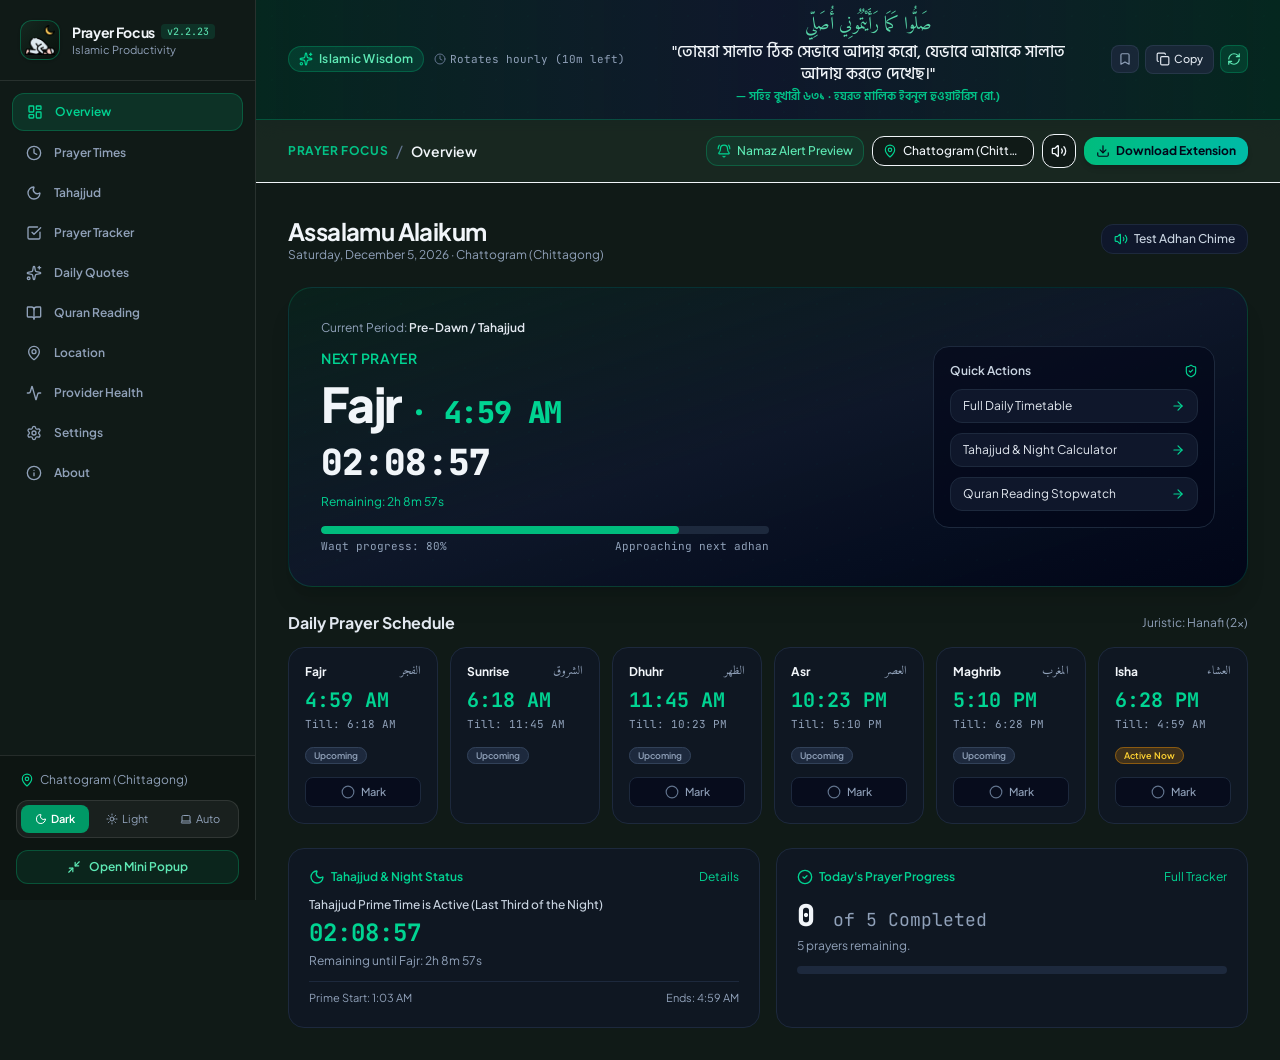
<file: index.html>
<!doctype html>
<html lang="bn" class="dark">
  <head>
    <meta charset="UTF-8" />
    <meta name="viewport" content="width=device-width, initial-scale=1.0" />
    <title>Prayer Focus v2.2.23 · Daily Islamic Wisdom & Prayer Dashboard</title>
    <meta name="description" content="Prayer Focus v2.2.23: High-reliability prayer timings with 5-provider fallback, manual time offsets, Tahajjud calculations, and hourly rotating Bengali Islamic wisdom." />
    <meta property="og:title" content="Prayer Focus v2.2.23 · Daily Islamic Wisdom & Prayer Dashboard" />
    <meta property="og:description" content="Prayer Focus v2.2.23: High-reliability prayer timings with 5-provider fallback, manual time offsets, Tahajjud calculations, and hourly rotating Bengali Islamic wisdom." />
    <meta property="og:type" content="website" />
    <meta name="twitter:card" content="summary_large_image" />
    <link rel="icon" type="image/png" href="./icons/app-logo.png" />
    <link rel="apple-touch-icon" href="./icons/app-logo.png" />
    <link rel="preconnect" href="https://fonts.googleapis.com">
    <link rel="preconnect" href="https://fonts.gstatic.com" crossorigin>
    <link href="https://fonts.googleapis.com/css2?family=Amiri:ital,wght@0,400;0,700;1,400&family=Hind+Siliguri:wght@400;500;600;700&family=JetBrains+Mono:wght@400;500;600&family=Plus+Jakarta+Sans:wght@400;500;600;700&display=swap" rel="stylesheet">
    <script type="module" crossorigin src="./assets/index-VfqT98Zw.js"></script>
    <link rel="stylesheet" crossorigin href="./assets/index-fZgnvuCe.css">
  </head>
  <body class="bg-slate-950 text-slate-100 antialiased selection:bg-emerald-600 selection:text-white">
    <div id="root"></div>
  </body>
</html>
</file>
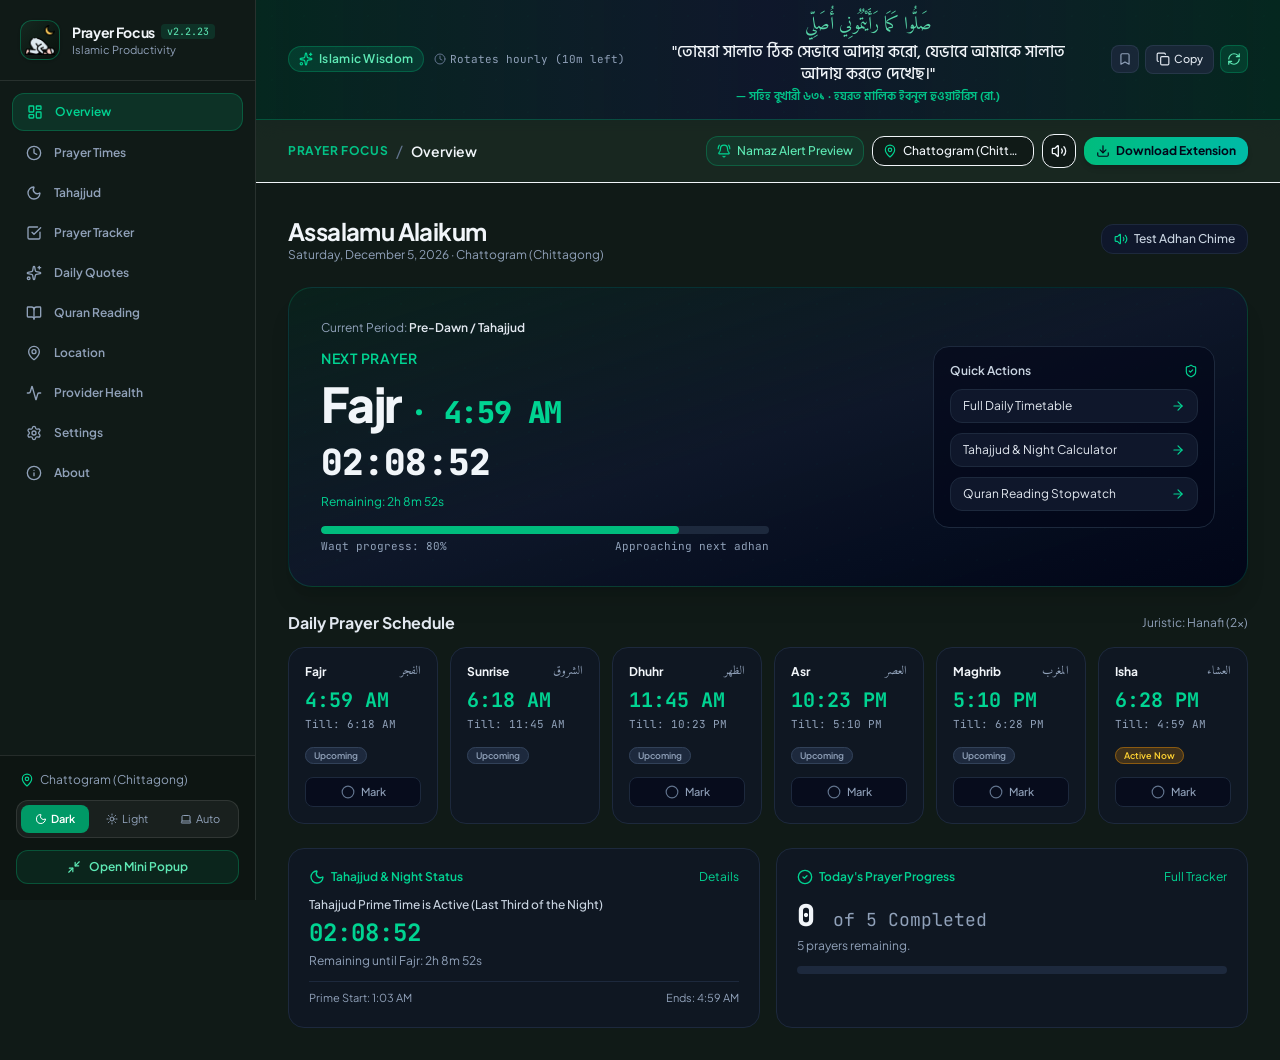
<file: extension/dashboard.html>
<!doctype html>
<html lang="bn" class="dark">
  <head>
    <meta charset="UTF-8" />
    <meta name="viewport" content="width=device-width, initial-scale=1.0" />
    <title>Prayer Focus v2.2.23 · Daily Islamic Wisdom & Prayer Dashboard</title>
    <meta name="description" content="Prayer Focus v2.2.23: High-reliability prayer timings with 5-provider fallback, manual time offsets, Tahajjud calculations, and hourly rotating Bengali Islamic wisdom." />
    <meta property="og:title" content="Prayer Focus v2.2.23 · Daily Islamic Wisdom & Prayer Dashboard" />
    <meta property="og:description" content="Prayer Focus v2.2.23: High-reliability prayer timings with 5-provider fallback, manual time offsets, Tahajjud calculations, and hourly rotating Bengali Islamic wisdom." />
    <meta property="og:type" content="website" />
    <meta name="twitter:card" content="summary_large_image" />
    <link rel="icon" type="image/png" href="./icons/app-logo.png" />
    <link rel="apple-touch-icon" href="./icons/app-logo.png" />
    <link rel="preconnect" href="https://fonts.googleapis.com">
    <link rel="preconnect" href="https://fonts.gstatic.com" crossorigin>
    <link href="https://fonts.googleapis.com/css2?family=Amiri:ital,wght@0,400;0,700;1,400&family=Hind+Siliguri:wght@400;500;600;700&family=JetBrains+Mono:wght@400;500;600&family=Plus+Jakarta+Sans:wght@400;500;600;700&display=swap" rel="stylesheet">
    <script type="module" crossorigin src="./assets/index-ja8slH-T.js"></script>
    <link rel="stylesheet" crossorigin href="./assets/index-fZgnvuCe.css">
  </head>
  <body class="bg-slate-950 text-slate-100 antialiased selection:bg-emerald-600 selection:text-white">
    <div id="root"></div>
  </body>
</html>
</file>
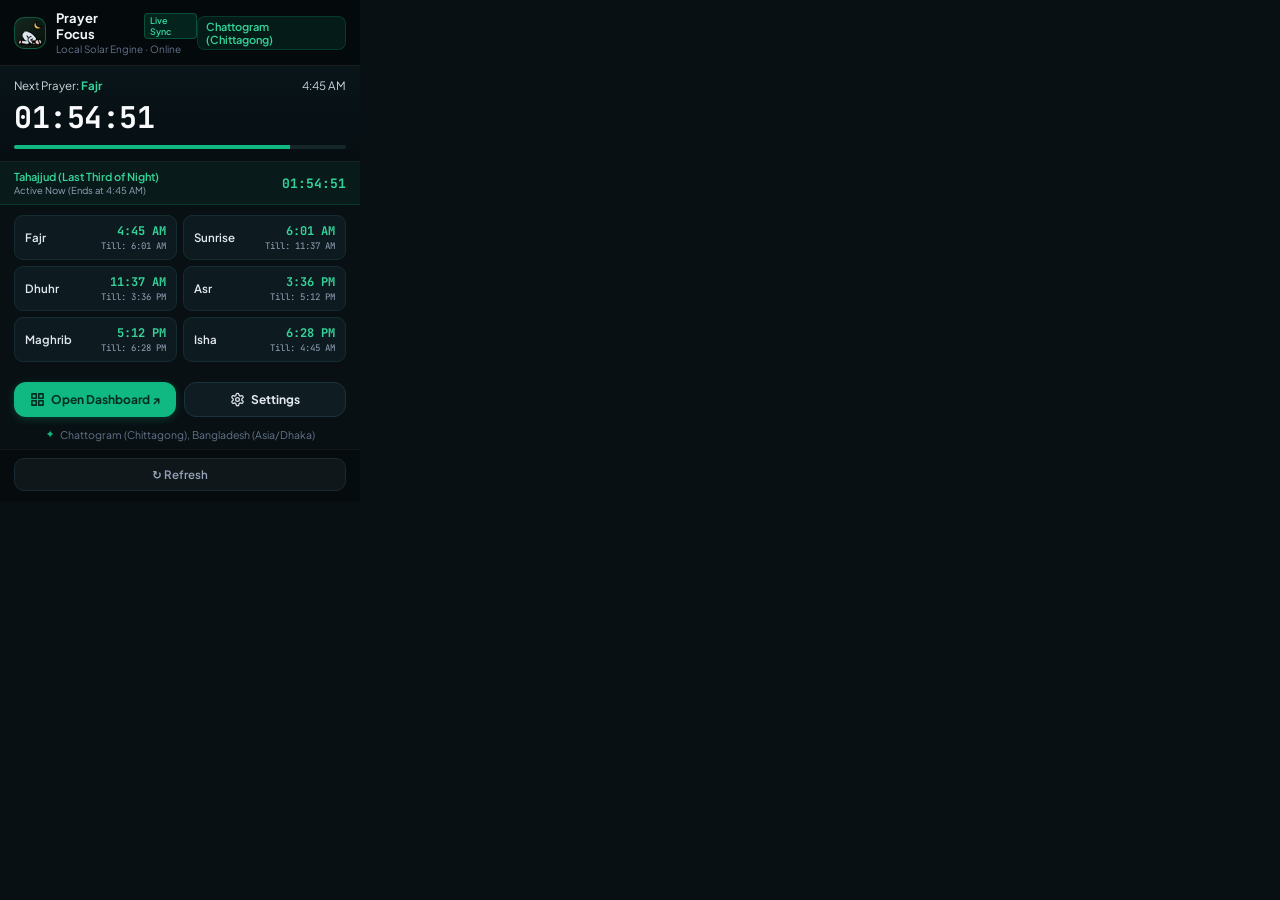
<file: extension/popup.html>
<!DOCTYPE html>
<html lang="en">
<head>
  <meta charset="UTF-8">
  <meta name="viewport" content="width=device-width, initial-scale=1.0">
  <title>Prayer Focus</title>
  <link rel="stylesheet" href="popup.css">
  <link href="https://fonts.googleapis.com/css2?family=Amiri&family=Hind+Siliguri:wght@400;500;600&family=JetBrains+Mono:wght@400;500;600&family=Plus+Jakarta+Sans:wght@400;500;600;700&display=swap" rel="stylesheet">
</head>
<body>
  <!-- Clean Compact Header Bar -->
  <header class="popup-header">
    <div class="popup-brand">
      <div class="logo-icon-wrap">
        <img src="icons/app-logo.png" alt="Prayer Focus" style="width: 24px; height: 24px; object-fit: contain;" />
      </div>
      <div>
        <div class="brand-title-wrap">
          <span class="brand-title">Prayer Focus</span>
          <span class="live-badge">Live Sync</span>
        </div>
        <div class="provider-info" id="providerLabel">AlAdhan · Online</div>
      </div>
    </div>
    <div class="location-badge" id="locationLabel">Chattogram</div>
  </header>

  <!-- Hero Next Prayer Countdown -->
  <section class="hero-waqt">
    <div class="waqt-meta">
      <span>Next Prayer: <strong id="nextPrayerName">Asr</strong></span>
      <span id="nextPrayerTime">--:--</span>
    </div>
    <div class="countdown-large font-mono" id="countdownVal">00:00:00</div>
    <div class="progress-bar-bg">
      <div class="progress-bar-fill" id="progressBar"></div>
    </div>
  </section>

  <!-- Tahajjud Status -->
  <section class="tahajjud-box">
    <div>
      <div class="tahajjud-title">Tahajjud (Last Third of Night)</div>
      <div class="tahajjud-sub" id="tahajjudStatus">Tonight's window starts at --:--</div>
    </div>
    <div class="tahajjud-timer font-mono" id="tahajjudCountdown">--:--:--</div>
  </section>

  <!-- 6 Prayer Times Cards with Start & Limit -->
  <section class="prayers-list" id="prayersList">
    <!-- Populated dynamically: 5:45 AM with Limit: 7:01 AM etc. -->
  </section>

  <!-- Action Section Matching User Image: [Open Dashboard ↗] and [⚙ Settings] -->
  <div class="dashboard-actions">
    <button class="btn btn-dashboard" id="openDashboardBtn">
      <svg width="15" height="15" viewBox="0 0 24 24" fill="none" stroke="currentColor" stroke-width="2.5" stroke-linecap="round" stroke-linejoin="round">
        <rect x="3" y="3" width="7" height="7"></rect>
        <rect x="14" y="3" width="7" height="7"></rect>
        <rect x="14" y="14" width="7" height="7"></rect>
        <rect x="3" y="14" width="7" height="7"></rect>
      </svg>
      <span>Open Dashboard ↗</span>
    </button>
    <button class="btn btn-settings" id="openSettingsBtn">
      <svg width="15" height="15" viewBox="0 0 24 24" fill="none" stroke="currentColor" stroke-width="2" stroke-linecap="round" stroke-linejoin="round">
        <path d="M12.22 2h-.44a2 2 0 0 0-2 2v.18a2 2 0 0 1-1 1.73l-.43.25a2 2 0 0 1-2 0l-.15-.08a2 2 0 0 0-2.73.73l-.22.38a2 2 0 0 0 .73 2.73l.15.1a2 2 0 0 1 1 1.72v.51a2 2 0 0 1-1 1.74l-.15.09a2 2 0 0 0-.73 2.73l.22.38a2 2 0 0 0 2.73.73l.15-.08a2 2 0 0 1 2 0l.43.25a2 2 0 0 1 1 1.73V20a2 2 0 0 0 2 2h.44a2 2 0 0 0 2-2v-.18a2 2 0 0 1 1-1.73l.43-.25a2 2 0 0 1 2 0l.15.08a2 2 0 0 0 2.73-.73l.22-.39a2 2 0 0 0-.73-2.73l-.15-.08a2 2 0 0 1-1-1.74v-.5a2 2 0 0 1 1-1.74l.15-.09a2 2 0 0 0 .73-2.73l-.22-.38a2 2 0 0 0-2.73-.73l-.15.08a2 2 0 0 1-2 0l-.43-.25a2 2 0 0 1-1-1.73V4a2 2 0 0 0-2-2z"></path>
        <circle cx="12" cy="12" r="3"></circle>
      </svg>
      <span>Settings</span>
    </button>
  </div>

  <!-- Location line matching user image: ✦ Chattogram, Bangladesh (Asia/Dhaka) -->
  <div class="location-line">
    <span class="sparkle-icon">✦</span>
    <span id="locationFooterText">Chattogram, Bangladesh (Asia/Dhaka)</span>
  </div>

  <!-- Secondary Tab Quick Actions -->
  <footer class="footer">
    <button class="btn btn-subtle btn-refresh-full" id="refreshBtn">↻ Refresh</button>
  </footer>

  <script src="popup.js"></script>
</body>
</html>
</file>
<file: extension/popup.css>
* { box-sizing: border-box; margin: 0; padding: 0; }
body {
  width: 360px;
  background: #081014;
  color: #f1f5f9;
  font-family: 'Plus Jakarta Sans', system-ui, -apple-system, sans-serif;
  overflow-x: hidden;
}
.font-bengali { font-family: 'Hind Siliguri', sans-serif; }
.font-arabic { font-family: 'Amiri', serif; }
.font-mono { font-family: 'JetBrains Mono', monospace; font-variant-numeric: tabular-nums; }

.popup-header {
  padding: 10px 14px;
  background: #04090c;
  border-bottom: 1px solid rgba(255, 255, 255, 0.08);
  display: flex;
  align-items: center;
  justify-content: space-between;
}
.popup-brand {
  display: flex;
  align-items: center;
  gap: 10px;
}
.logo-icon-wrap {
  width: 32px;
  height: 32px;
  border-radius: 10px;
  background: linear-gradient(135deg, #152820 0%, #08100c 100%);
  border: 1px solid rgba(16, 185, 129, 0.4);
  display: flex;
  align-items: center;
  justify-content: center;
  flex-shrink: 0;
}
.logo-svg {
  width: 18px;
  height: 18px;
}
.brand-title-wrap {
  display: flex;
  align-items: center;
  gap: 6px;
}
.brand-title {
  font-size: 13px;
  font-weight: 700;
  color: #f1f5f9;
}
.live-badge {
  font-size: 9px;
  font-weight: 600;
  color: #34d399;
  background: rgba(16, 185, 129, 0.15);
  border: 1px solid rgba(16, 185, 129, 0.3);
  padding: 1px 5px;
  border-radius: 4px;
}
.provider-info {
  font-size: 10px;
  color: #64748b;
  margin-top: 1px;
}
.location-badge {
  font-size: 11px;
  font-weight: 600;
  color: #34d399;
  background: rgba(16, 185, 129, 0.1);
  border: 1px solid rgba(16, 185, 129, 0.2);
  padding: 3px 8px;
  border-radius: 8px;
}

.hero-waqt {
  padding: 12px 14px;
  background: linear-gradient(180deg, #091519 0%, #060e12 100%);
  border-bottom: 1px solid rgba(255, 255, 255, 0.05);
}
.waqt-meta {
  display: flex;
  justify-content: space-between;
  font-size: 11.5px;
  color: #cbd5e1;
  margin-bottom: 4px;
}
.waqt-meta strong { color: #34d399; font-weight: 700; }
.countdown-large {
  font-size: 30px;
  font-weight: 700;
  color: #f8fafc;
  letter-spacing: -0.5px;
}
.progress-bar-bg {
  width: 100%;
  height: 4px;
  background: #15272a;
  border-radius: 9999px;
  margin-top: 8px;
  overflow: hidden;
}
.progress-bar-fill {
  height: 100%;
  background: #10b981;
  width: 50%;
  transition: width 1s ease-out;
}

.tahajjud-box {
  display: flex;
  justify-content: space-between;
  align-items: center;
  padding: 8px 14px;
  background: rgba(6, 78, 59, 0.18);
  border-bottom: 1px solid rgba(16, 185, 129, 0.2);
}
.tahajjud-title { font-size: 11px; font-weight: 600; color: #34d399; }
.tahajjud-sub { font-size: 9.5px; color: #94a3b8; margin-top: 1px; }
.tahajjud-timer { font-size: 13px; font-weight: 700; color: #34d399; }

/* 6 Prayer Cards Grid with Start and Limit */
.prayers-list {
  padding: 10px 14px;
  display: grid;
  grid-template-columns: repeat(2, 1fr);
  gap: 6px;
}
.prayer-card {
  background: #0d1a20;
  border: 1px solid #162c33;
  border-radius: 9px;
  padding: 7px 10px;
  display: flex;
  justify-content: space-between;
  align-items: center;
  font-size: 11.5px;
  transition: all 0.15s ease;
}
.prayer-card.active {
  border-color: #10b981;
  background: rgba(16, 185, 129, 0.15);
  box-shadow: 0 0 10px rgba(16, 185, 129, 0.15);
}
.prayer-card.missed {
  border-color: rgba(244, 63, 94, 0.6);
  background: rgba(244, 63, 94, 0.15);
  box-shadow: 0 0 8px rgba(244, 63, 94, 0.15);
}
.prayer-card.missed .card-name {
  color: #fda4af;
}
.prayer-card.missed .time {
  color: #f43f5e;
}
.prayer-card.done {
  border-color: rgba(16, 185, 129, 0.4);
  background: rgba(16, 185, 129, 0.1);
}
.prayer-card .card-name {
  font-weight: 600;
  color: #e2e8f0;
}
.prayer-card .card-times {
  display: flex;
  flex-direction: column;
  align-items: flex-end;
}
.prayer-card .time {
  font-family: 'JetBrains Mono', monospace;
  font-weight: 700;
  color: #34d399;
  font-size: 12px;
}
.prayer-card .limit {
  font-family: 'JetBrains Mono', monospace;
  font-size: 9px;
  color: #94a3b8;
  margin-top: 1px;
}
.card-badge {
  font-size: 8.5px;
  font-weight: 700;
  padding: 1px 4px;
  border-radius: 4px;
  margin-top: 2px;
  display: inline-block;
  letter-spacing: 0.2px;
}
.card-badge.missed {
  color: #fda4af;
  background: rgba(244, 63, 94, 0.25);
  border: 1px solid rgba(244, 63, 94, 0.4);
}
.card-badge.done {
  color: #6ee7b7;
  background: rgba(16, 185, 129, 0.2);
  border: 1px solid rgba(16, 185, 129, 0.35);
}
.card-badge.active {
  color: #fef08a;
  background: rgba(234, 179, 8, 0.2);
  border: 1px solid rgba(234, 179, 8, 0.35);
}

/* Dual Actions matching user screenshot */
.dashboard-actions {
  padding: 10px 14px 6px;
  display: grid;
  grid-template-columns: 1fr 1fr;
  gap: 8px;
}
.btn {
  display: inline-flex;
  align-items: center;
  justify-content: center;
  gap: 6px;
  padding: 9px 12px;
  border-radius: 12px;
  font-size: 12px;
  font-weight: 700;
  cursor: pointer;
  transition: all 0.15s ease;
  border: none;
  font-family: inherit;
}
.btn-dashboard {
  background: #10b981;
  color: #022c22;
  box-shadow: 0 2px 8px rgba(16, 185, 129, 0.25);
}
.btn-dashboard:hover {
  background: #34d399;
  transform: translateY(-1px);
}
.btn-settings {
  background: #0f1c22;
  color: #e2e8f0;
  border: 1px solid #1b333d;
}
.btn-settings:hover {
  background: #172c35;
  color: #ffffff;
  border-color: #2b4b57;
}

/* Location line matching user screenshot: ✦ Chattogram, Bangladesh (Asia/Dhaka) */
.location-line {
  display: flex;
  align-items: center;
  justify-content: center;
  gap: 5px;
  padding: 4px 14px 8px;
  font-size: 10.5px;
  color: #64748b;
  text-align: center;
}
.sparkle-icon {
  color: #10b981;
  font-size: 11px;
}

/* Footer bottom bar */
.footer {
  padding: 8px 14px 10px;
  display: flex;
  border-top: 1px solid rgba(255, 255, 255, 0.05);
  background: #060c0e;
}
.btn-refresh-full {
  width: 100%;
  background: #0f171b;
  border: 1px solid #1a2a32;
  color: #94a3b8;
  padding: 8px 12px;
  font-size: 11.5px;
  border-radius: 10px;
  font-weight: 600;
  cursor: pointer;
  display: flex;
  align-items: center;
  justify-content: center;
  gap: 6px;
  transition: all 0.15s ease;
}
.btn-refresh-full:hover {
  background: #16242a;
  color: #f1f5f9;
  border-color: #2b4b57;
}
</file>
